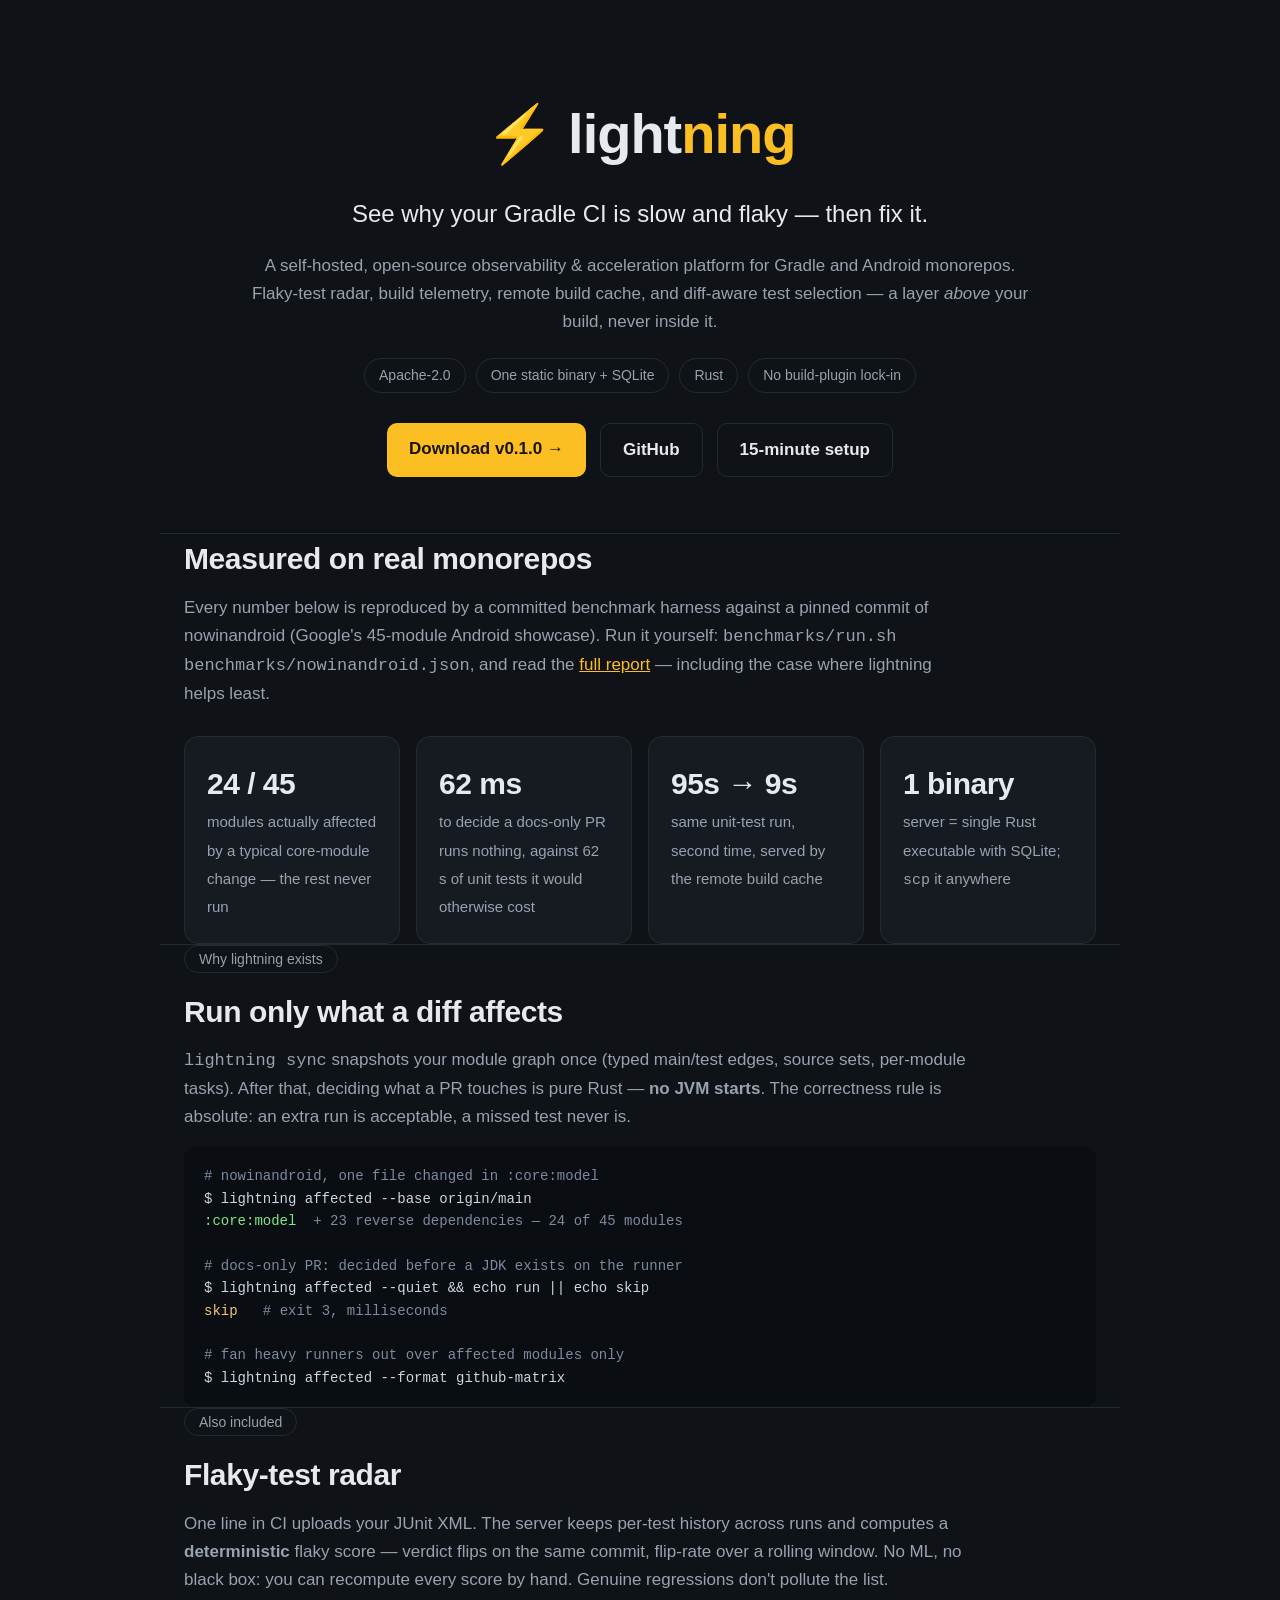
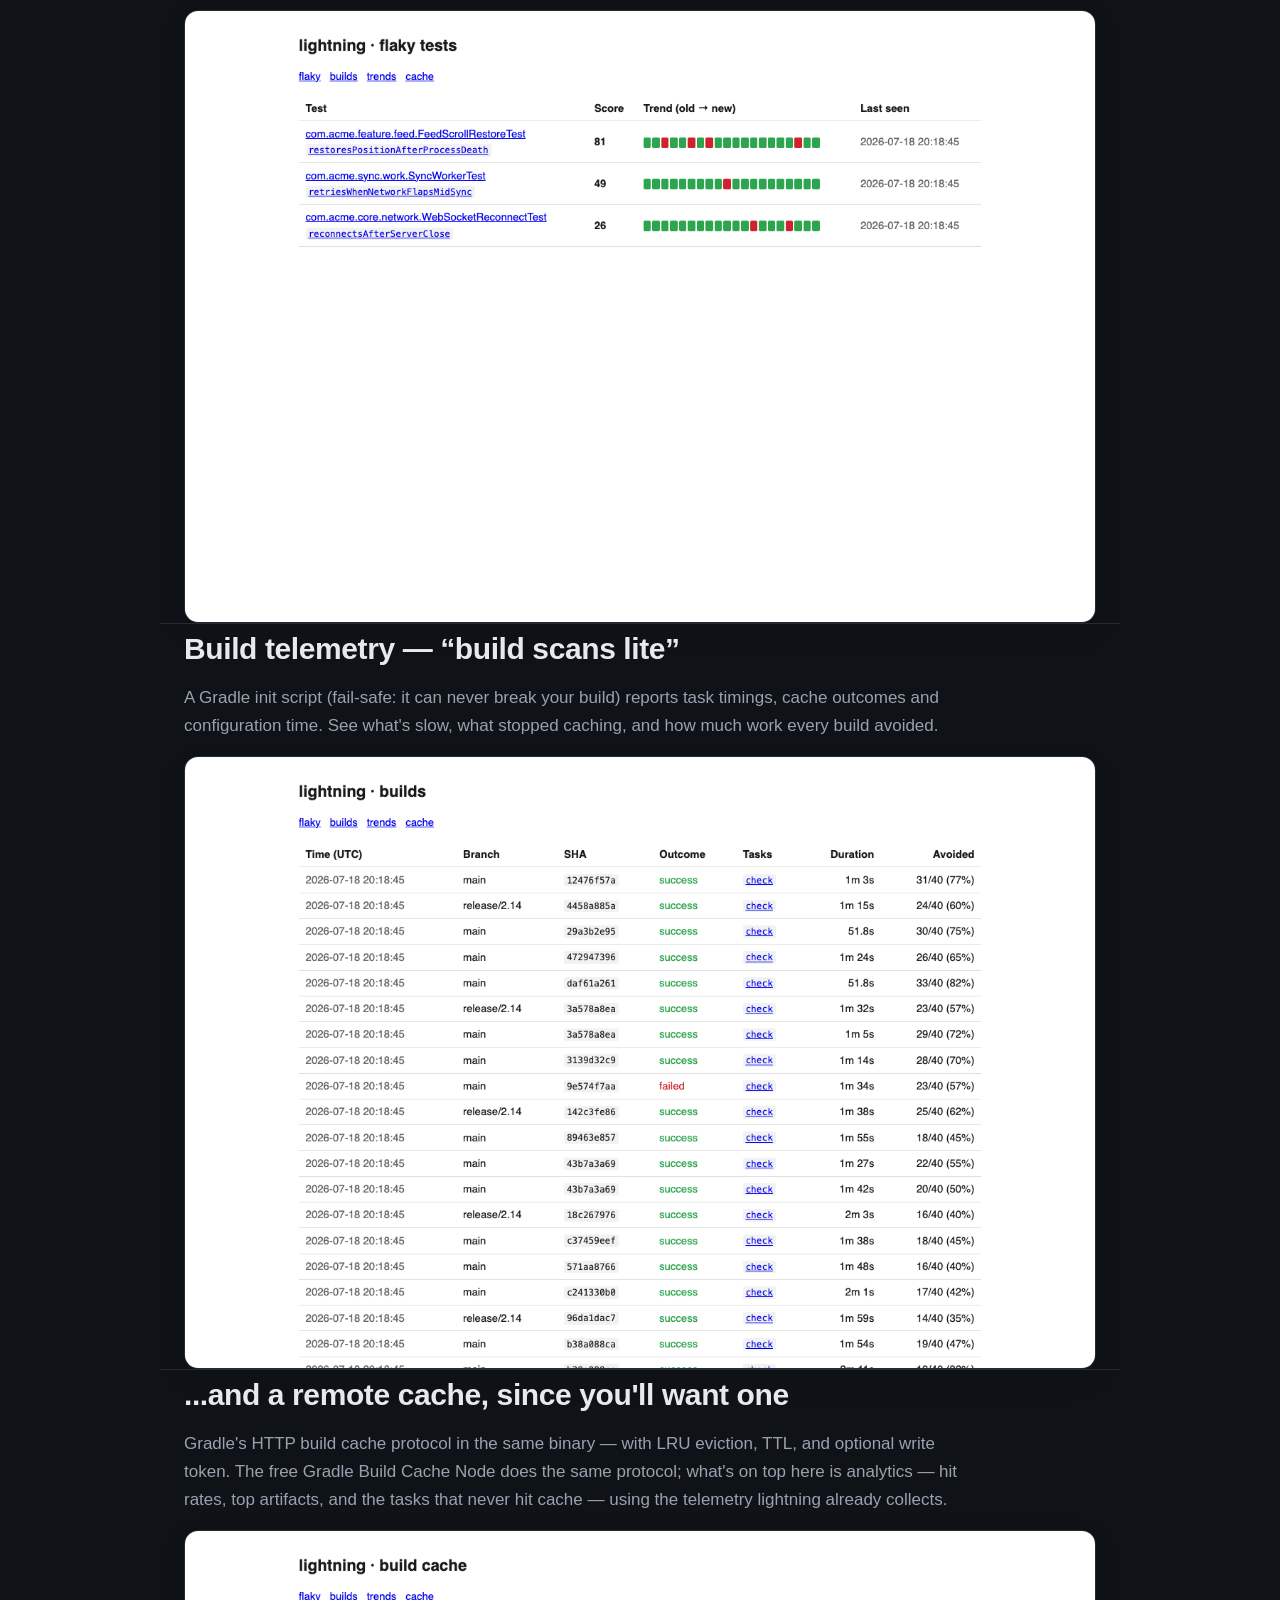
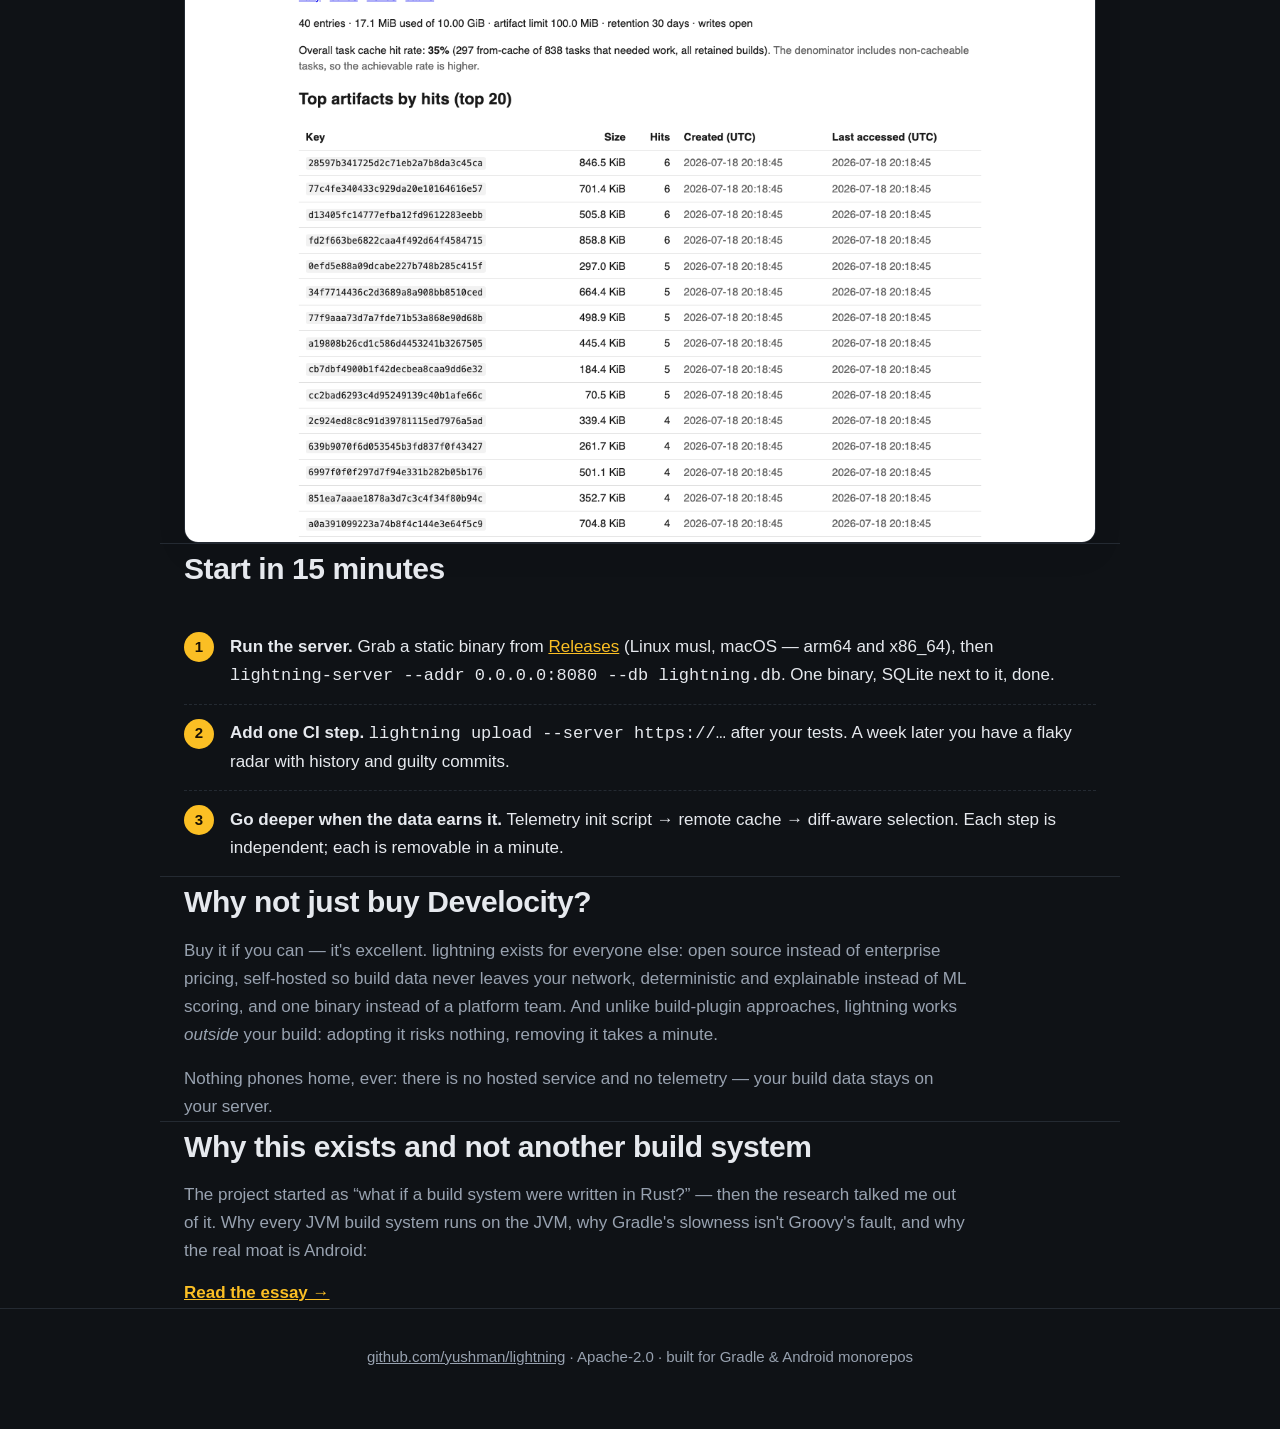
<file: site/index.html>
<!doctype html>
<html lang="en">
<head>
<meta charset="utf-8">
<meta name="viewport" content="width=device-width, initial-scale=1">
<title>lightning — observability and acceleration for Gradle CI</title>
<link rel="icon" href="data:image/svg+xml,%3Csvg xmlns='http://www.w3.org/2000/svg' viewBox='0 0 32 32'%3E%3Crect width='32' height='32' rx='7' fill='%2314171c'/%3E%3Cpath d='M18 4 8 18h6l-2 10L22 13h-6z' fill='%23fbbf24'/%3E%3C/svg%3E">
<meta name="description" content="Self-hosted, open-source flaky-test radar, build telemetry, remote build cache and diff-aware test selection for Gradle and Android monorepos.">
<link rel="stylesheet" href="style.css">
</head>
<body>

<header class="hero wrap">
  <h1>⚡ light<span>ning</span></h1>
  <p class="tag">See why your Gradle CI is slow and flaky — then fix it.</p>
  <p class="sub">A self-hosted, open-source observability &amp; acceleration platform for Gradle and Android monorepos.
  Flaky-test radar, build telemetry, remote build cache, and diff-aware test selection — a layer <em>above</em> your build, never inside it.</p>
  <div class="badges">
    <span class="badge">Apache-2.0</span>
    <span class="badge">One static binary + SQLite</span>
    <span class="badge">Rust</span>
    <span class="badge">No build-plugin lock-in</span>
  </div>
  <div class="cta">
    <a class="primary" href="https://github.com/yushman/lightning/releases/latest">Download v0.1.0 →</a>
    <a class="ghost" href="https://github.com/yushman/lightning">GitHub</a>
    <a class="ghost" href="#start">15-minute setup</a>
  </div>
</header>

<section class="wrap" id="numbers">
  <h2>Measured on real monorepos</h2>
  <p class="lead">Every number below is reproduced by a committed benchmark harness against a pinned commit of nowinandroid (Google's 45-module Android showcase). Run it yourself: <code>benchmarks/run.sh benchmarks/nowinandroid.json</code>, and read the <a href="https://github.com/yushman/lightning/blob/main/benchmarks/results/nowinandroid-2026-07-25.md">full report</a> — including the case where lightning helps least.</p>
  <div class="numbers">
    <div class="num"><b>24 / 45</b><span>modules actually affected by a typical core-module change — the rest never run</span></div>
    <div class="num"><b>62 ms</b><span>to decide a docs-only PR runs nothing, against 62 s of unit tests it would otherwise cost</span></div>
    <div class="num"><b>95s → 9s</b><span>same unit-test run, second time, served by the remote build cache</span></div>
    <div class="num"><b>1 binary</b><span>server = single Rust executable with SQLite; <code>scp</code> it anywhere</span></div>
  </div>
</section>

<section class="wrap">
  <span class="badge">Why lightning exists</span>
  <h2 style="margin-top:14px">Run only what a diff affects</h2>
  <p class="lead"><code>lightning sync</code> snapshots your module graph once (typed main/test edges, source sets, per-module tasks). After that, deciding what a PR touches is pure Rust — <strong>no JVM starts</strong>. The correctness rule is absolute: an extra run is acceptable, a missed test never is.</p>
  <pre><span class="c"># nowinandroid, one file changed in :core:model</span>
$ lightning affected --base origin/main
<span class="g">:core:model</span>  <span class="c">+ 23 reverse dependencies — 24 of 45 modules</span>

<span class="c"># docs-only PR: decided before a JDK exists on the runner</span>
$ lightning affected --quiet && echo run || echo skip
<span class="y">skip</span>   <span class="c"># exit 3, milliseconds</span>

<span class="c"># fan heavy runners out over affected modules only</span>
$ lightning affected --format github-matrix</pre>
</section>

<section class="wrap">
  <span class="badge">Also included</span>
  <h2 style="margin-top:14px">Flaky-test radar</h2>
  <p class="lead">One line in CI uploads your JUnit XML. The server keeps per-test history across runs and computes a <strong>deterministic</strong> flaky score — verdict flips on the same commit, flip-rate over a rolling window. No ML, no black box: you can recompute every score by hand. Genuine regressions don't pollute the list.</p>
  <div class="shot"><img src="flaky.png" alt="Flaky tests list with scores and pass/fail trend strips"></div>
</section>

<section class="wrap">
  <h2>Build telemetry — “build scans lite”</h2>
  <p class="lead">A Gradle init script (fail-safe: it can never break your build) reports task timings, cache outcomes and configuration time. See what's slow, what stopped caching, and how much work every build avoided.</p>
  <div class="shot"><img src="builds.png" alt="Builds list with duration and avoided-work percentage"></div>
</section>

<section class="wrap">
  <h2>...and a remote cache, since you'll want one</h2>
  <p class="lead">Gradle's HTTP build cache protocol in the same binary — with LRU eviction, TTL, and optional write token. The free Gradle Build Cache Node does the same protocol; what's on top here is analytics — hit rates, top artifacts, and the tasks that never hit cache — using the telemetry lightning already collects.</p>
  <div class="shot"><img src="cache.png" alt="Cache storage stats and analytics"></div>
</section>

<section class="wrap" id="start">
  <h2>Start in 15 minutes</h2>
  <div class="steps">
    <div class="step"><div><b>Run the server.</b> Grab a static binary from <a href="https://github.com/yushman/lightning/releases/latest">Releases</a> (Linux musl, macOS — arm64 and x86_64), then <code>lightning-server --addr 0.0.0.0:8080 --db lightning.db</code>. One binary, SQLite next to it, done.</div></div>
    <div class="step"><div><b>Add one CI step.</b> <code>lightning upload --server https://…</code> after your tests. A week later you have a flaky radar with history and guilty commits.</div></div>
    <div class="step"><div><b>Go deeper when the data earns it.</b> Telemetry init script → remote cache → diff-aware selection. Each step is independent; each is removable in a minute.</div></div>
  </div>
</section>

<section class="wrap">
  <h2>Why not just buy Develocity?</h2>
  <p class="lead">Buy it if you can — it's excellent. lightning exists for everyone else: open source instead of enterprise pricing, self-hosted so build data never leaves your network, deterministic and explainable instead of ML scoring, and one binary instead of a platform team. And unlike build-plugin approaches, lightning works <em>outside</em> your build: adopting it risks nothing, removing it takes a minute.</p>
  <p class="lead" style="margin-top:16px">Nothing phones home, ever: there is no hosted service and no telemetry — your build data stays on your server.</p>
</section>

<section class="wrap">
  <h2>Why this exists and not another build system</h2>
  <p class="lead">The project started as “what if a build system were written in Rust?” — then the research talked me out of it. Why every JVM build system runs on the JVM, why Gradle's slowness isn't Groovy's fault, and why the real moat is Android:</p>
  <p style="margin-top:14px"><a href="why-not-another-build-system.html"><strong>Read the essay →</strong></a></p>
</section>

<footer>
  <div class="wrap">
    <a href="https://github.com/yushman/lightning">github.com/yushman/lightning</a> · Apache-2.0 · built for Gradle &amp; Android monorepos
  </div>
</footer>

</body>
</html>
</file>
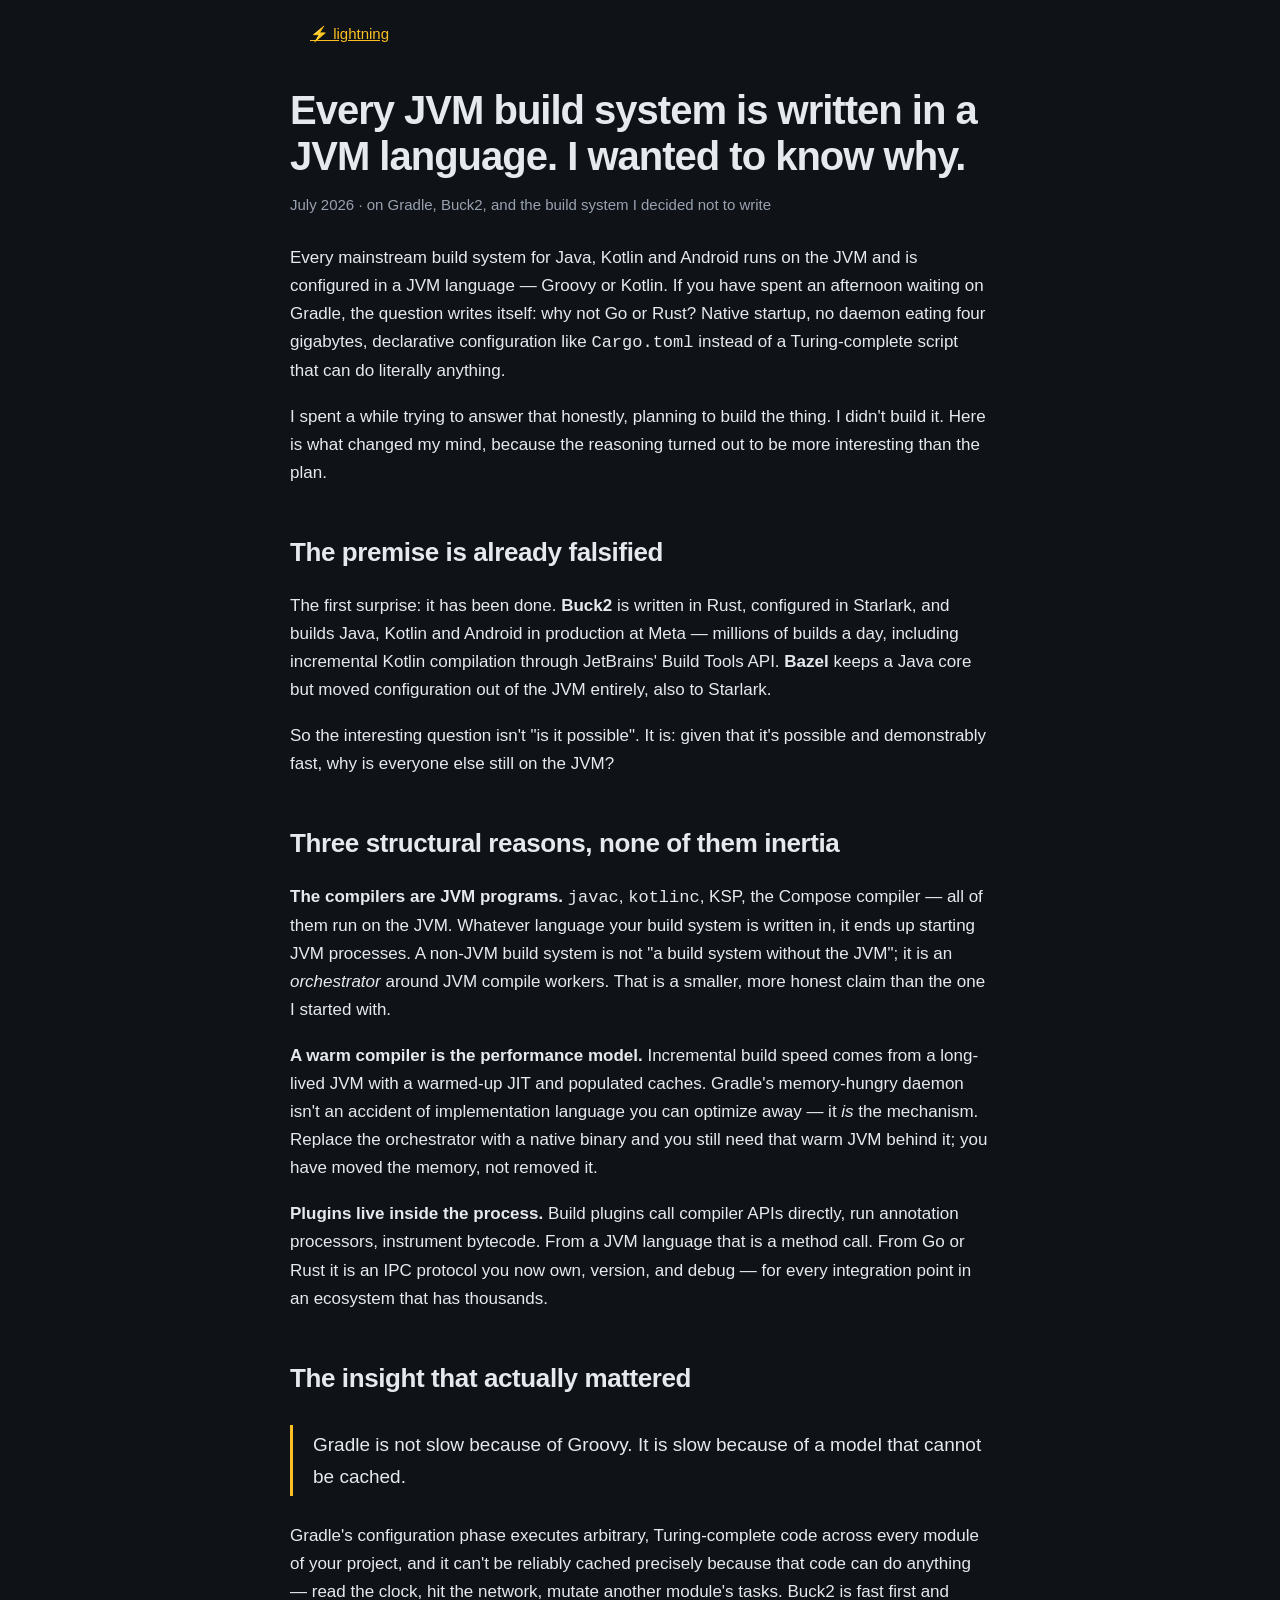
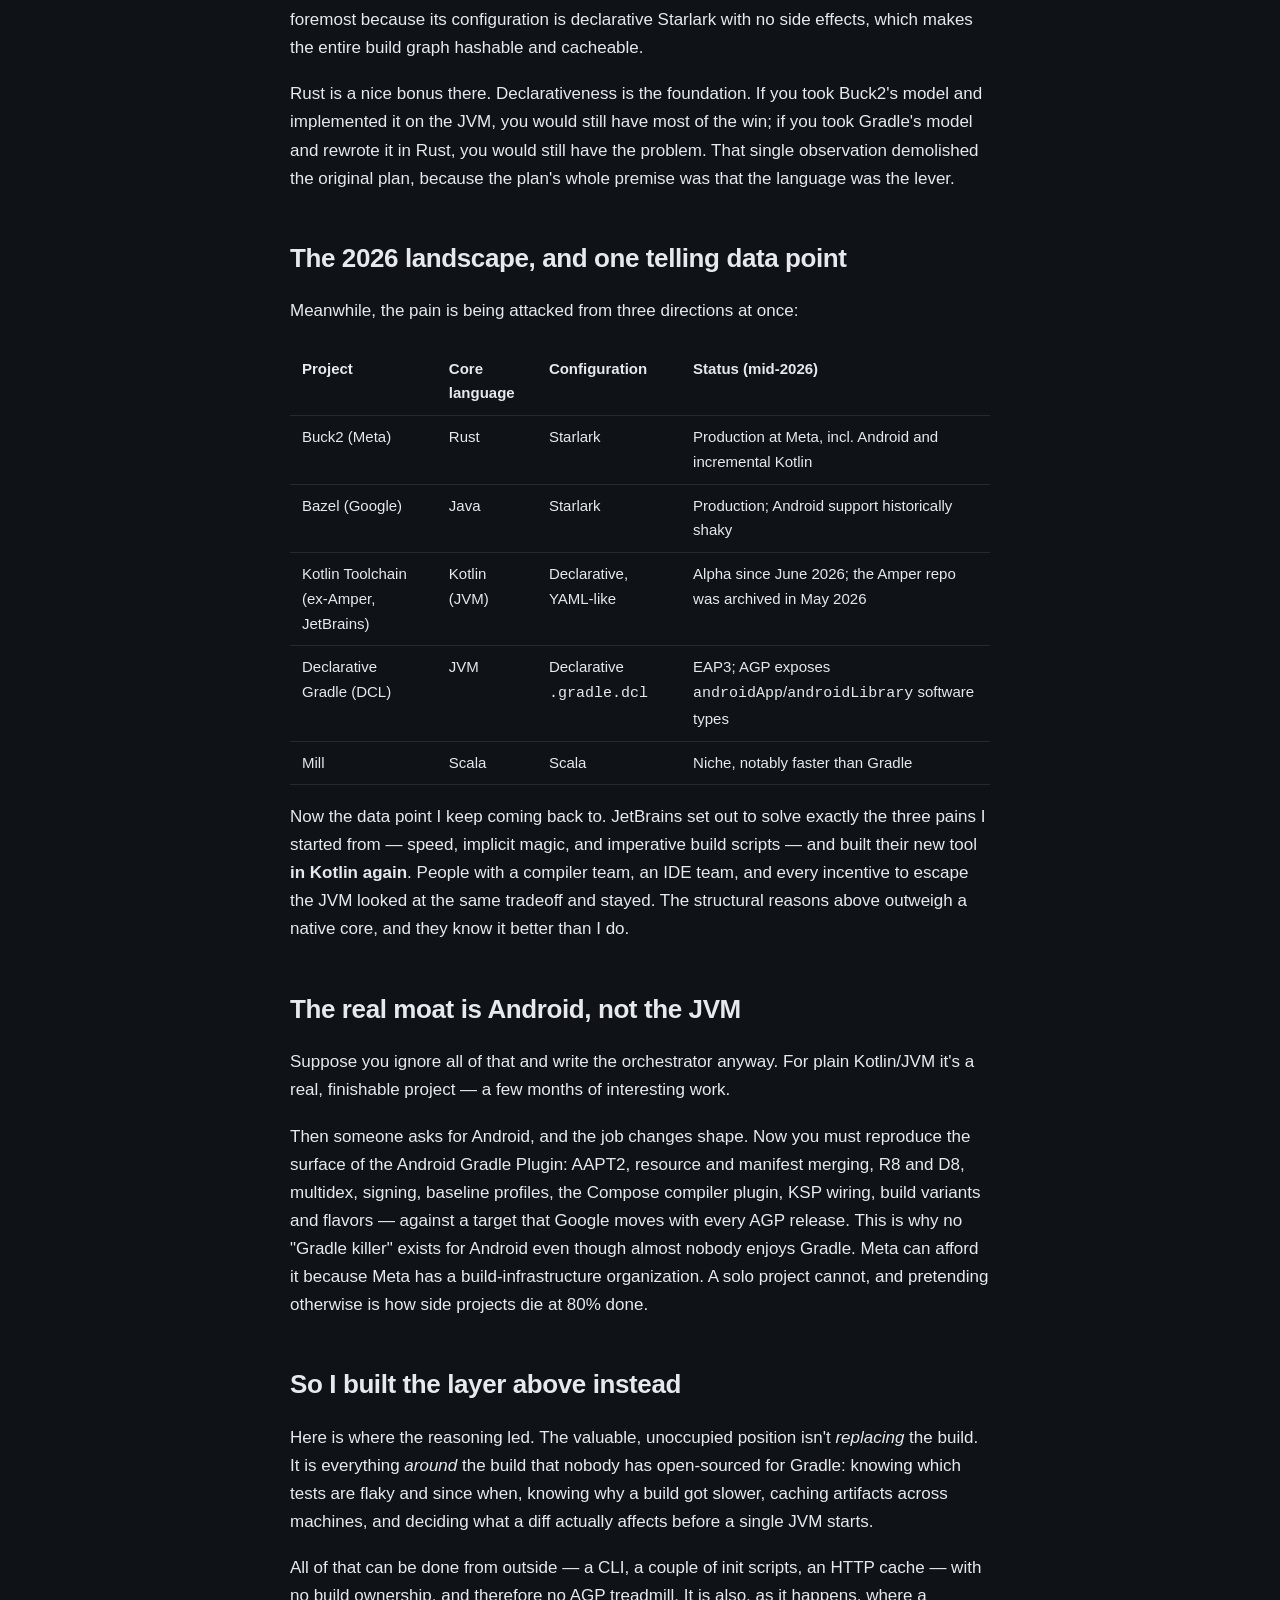
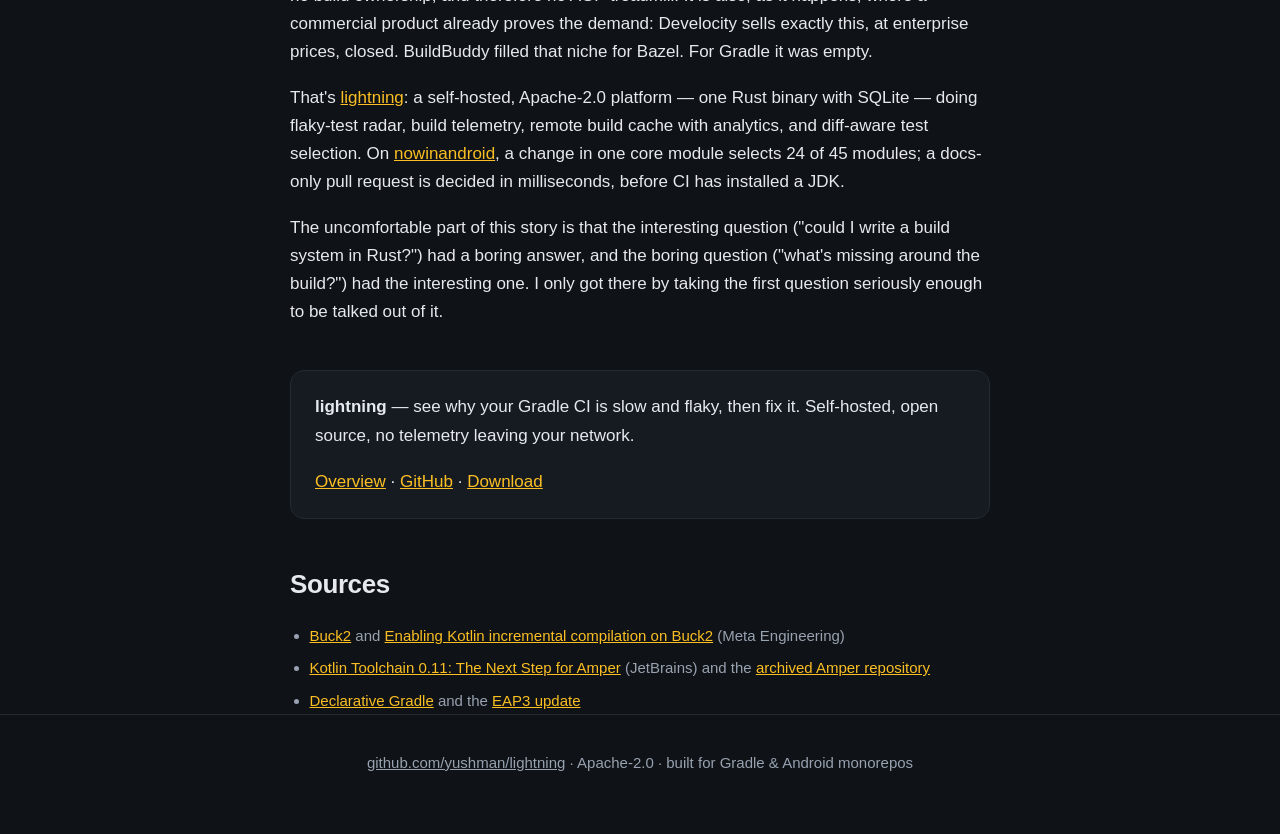
<file: site/why-not-another-build-system.html>
<!doctype html>
<html lang="en">
<head>
<meta charset="utf-8">
<meta name="viewport" content="width=device-width, initial-scale=1">
<title>Every JVM build system is written in a JVM language. I wanted to know why.</title>
<link rel="icon" href="data:image/svg+xml,%3Csvg xmlns='http://www.w3.org/2000/svg' viewBox='0 0 32 32'%3E%3Crect width='32' height='32' rx='7' fill='%2314171c'/%3E%3Cpath d='M18 4 8 18h6l-2 10L22 13h-6z' fill='%23fbbf24'/%3E%3C/svg%3E">
<meta name="description" content="Why every mainstream build system for Java, Kotlin and Android runs on the JVM, why Gradle's slowness isn't Groovy's fault, and why the real moat is Android — not the JVM.">
<link rel="stylesheet" href="style.css">
</head>
<body>

<nav class="wrap prose topnav"><a href="./">⚡ lightning</a></nav>

<article class="wrap prose">

<header style="padding: 40px 0 8px">
  <h1>Every JVM build system is written in a JVM language. I wanted to know why.</h1>
  <p class="meta">July 2026 · on Gradle, Buck2, and the build system I decided not to write</p>
</header>

<p>Every mainstream build system for Java, Kotlin and Android runs on the JVM and is configured in a JVM language — Groovy or Kotlin. If you have spent an afternoon waiting on Gradle, the question writes itself: why not Go or Rust? Native startup, no daemon eating four gigabytes, declarative configuration like <code>Cargo.toml</code> instead of a Turing-complete script that can do literally anything.</p>

<p>I spent a while trying to answer that honestly, planning to build the thing. I didn't build it. Here is what changed my mind, because the reasoning turned out to be more interesting than the plan.</p>

<h2>The premise is already falsified</h2>

<p>The first surprise: it has been done. <strong>Buck2</strong> is written in Rust, configured in Starlark, and builds Java, Kotlin and Android in production at Meta — millions of builds a day, including incremental Kotlin compilation through JetBrains' Build Tools API. <strong>Bazel</strong> keeps a Java core but moved configuration out of the JVM entirely, also to Starlark.</p>

<p>So the interesting question isn't "is it possible". It is: given that it's possible and demonstrably fast, why is everyone else still on the JVM?</p>

<h2>Three structural reasons, none of them inertia</h2>

<p><strong>The compilers are JVM programs.</strong> <code>javac</code>, <code>kotlinc</code>, KSP, the Compose compiler — all of them run on the JVM. Whatever language your build system is written in, it ends up starting JVM processes. A non-JVM build system is not "a build system without the JVM"; it is an <em>orchestrator</em> around JVM compile workers. That is a smaller, more honest claim than the one I started with.</p>

<p><strong>A warm compiler is the performance model.</strong> Incremental build speed comes from a long-lived JVM with a warmed-up JIT and populated caches. Gradle's memory-hungry daemon isn't an accident of implementation language you can optimize away — it <em>is</em> the mechanism. Replace the orchestrator with a native binary and you still need that warm JVM behind it; you have moved the memory, not removed it.</p>

<p><strong>Plugins live inside the process.</strong> Build plugins call compiler APIs directly, run annotation processors, instrument bytecode. From a JVM language that is a method call. From Go or Rust it is an IPC protocol you now own, version, and debug — for every integration point in an ecosystem that has thousands.</p>

<h2>The insight that actually mattered</h2>

<blockquote>Gradle is not slow because of Groovy. It is slow because of a model that cannot be cached.</blockquote>

<p>Gradle's configuration phase executes arbitrary, Turing-complete code across every module of your project, and it can't be reliably cached precisely because that code can do anything — read the clock, hit the network, mutate another module's tasks. Buck2 is fast first and foremost because its configuration is declarative Starlark with no side effects, which makes the entire build graph hashable and cacheable.</p>

<p>Rust is a nice bonus there. Declarativeness is the foundation. If you took Buck2's model and implemented it on the JVM, you would still have most of the win; if you took Gradle's model and rewrote it in Rust, you would still have the problem. That single observation demolished the original plan, because the plan's whole premise was that the language was the lever.</p>

<h2>The 2026 landscape, and one telling data point</h2>

<p>Meanwhile, the pain is being attacked from three directions at once:</p>

<table>
<thead><tr><th>Project</th><th>Core language</th><th>Configuration</th><th>Status (mid-2026)</th></tr></thead>
<tbody>
<tr><td>Buck2 (Meta)</td><td>Rust</td><td>Starlark</td><td>Production at Meta, incl. Android and incremental Kotlin</td></tr>
<tr><td>Bazel (Google)</td><td>Java</td><td>Starlark</td><td>Production; Android support historically shaky</td></tr>
<tr><td>Kotlin Toolchain (ex-Amper, JetBrains)</td><td>Kotlin (JVM)</td><td>Declarative, YAML-like</td><td>Alpha since June 2026; the Amper repo was archived in May 2026</td></tr>
<tr><td>Declarative Gradle (DCL)</td><td>JVM</td><td>Declarative <code>.gradle.dcl</code></td><td>EAP3; AGP exposes <code>androidApp</code>/<code>androidLibrary</code> software types</td></tr>
<tr><td>Mill</td><td>Scala</td><td>Scala</td><td>Niche, notably faster than Gradle</td></tr>
</tbody>
</table>

<p>Now the data point I keep coming back to. JetBrains set out to solve exactly the three pains I started from — speed, implicit magic, and imperative build scripts — and built their new tool <strong>in Kotlin again</strong>. People with a compiler team, an IDE team, and every incentive to escape the JVM looked at the same tradeoff and stayed. The structural reasons above outweigh a native core, and they know it better than I do.</p>

<h2>The real moat is Android, not the JVM</h2>

<p>Suppose you ignore all of that and write the orchestrator anyway. For plain Kotlin/JVM it's a real, finishable project — a few months of interesting work.</p>

<p>Then someone asks for Android, and the job changes shape. Now you must reproduce the surface of the Android Gradle Plugin: AAPT2, resource and manifest merging, R8 and D8, multidex, signing, baseline profiles, the Compose compiler plugin, KSP wiring, build variants and flavors — against a target that Google moves with every AGP release. This is why no "Gradle killer" exists for Android even though almost nobody enjoys Gradle. Meta can afford it because Meta has a build-infrastructure organization. A solo project cannot, and pretending otherwise is how side projects die at 80% done.</p>

<h2>So I built the layer above instead</h2>

<p>Here is where the reasoning led. The valuable, unoccupied position isn't <em>replacing</em> the build. It is everything <em>around</em> the build that nobody has open-sourced for Gradle: knowing which tests are flaky and since when, knowing why a build got slower, caching artifacts across machines, and deciding what a diff actually affects before a single JVM starts.</p>

<p>All of that can be done from outside — a CLI, a couple of init scripts, an HTTP cache — with no build ownership, and therefore no AGP treadmill. It is also, as it happens, where a commercial product already proves the demand: Develocity sells exactly this, at enterprise prices, closed. BuildBuddy filled that niche for Bazel. For Gradle it was empty.</p>

<p>That's <a href="./">lightning</a>: a self-hosted, Apache-2.0 platform — one Rust binary with SQLite — doing flaky-test radar, build telemetry, remote build cache with analytics, and diff-aware test selection. On <a href="https://github.com/android/nowinandroid">nowinandroid</a>, a change in one core module selects 24 of 45 modules; a docs-only pull request is decided in milliseconds, before CI has installed a JDK.</p>

<p>The uncomfortable part of this story is that the interesting question ("could I write a build system in Rust?") had a boring answer, and the boring question ("what's missing around the build?") had the interesting one. I only got there by taking the first question seriously enough to be talked out of it.</p>

<div class="endnote">
  <p style="margin-top:0"><strong>lightning</strong> — see why your Gradle CI is slow and flaky, then fix it. Self-hosted, open source, no telemetry leaving your network.</p>
  <p><a href="./">Overview</a> · <a href="https://github.com/yushman/lightning">GitHub</a> · <a href="https://github.com/yushman/lightning/releases/latest">Download</a></p>
</div>

<h2>Sources</h2>
<ul class="sources">
<li><a href="https://buck2.build/">Buck2</a> and <a href="https://engineering.fb.com/2025/08/26/open-source/enabling-kotlin-incremental-compilation-on-buck2/">Enabling Kotlin incremental compilation on Buck2</a> (Meta Engineering)</li>
<li><a href="https://blog.jetbrains.com/amper/2026/06/kotlin-toolchain-0-11/">Kotlin Toolchain 0.11: The Next Step for Amper</a> (JetBrains) and the <a href="https://github.com/JetBrains/amper">archived Amper repository</a></li>
<li><a href="https://gradle.github.io/declarative-gradle/">Declarative Gradle</a> and the <a href="https://blog.gradle.org/declarative-gradle-april-2025-update">EAP3 update</a></li>
</ul>

</article>

<footer>
  <div class="wrap">
    <a href="https://github.com/yushman/lightning">github.com/yushman/lightning</a> · Apache-2.0 · built for Gradle &amp; Android monorepos
  </div>
</footer>

</body>
</html>
</file>
<file: site/style.css>
:root {
  --bg: #0f1216; --fg: #e6e9ee; --muted: #98a2b0; --line: #242a32;
  --accent: #fbbf24; --accent-fg: #fde68a; --card: #161b22; --code-bg: #0a0d11; --code-fg: #cdd5e0;
}
* { box-sizing: border-box; margin: 0; }
body { background: var(--bg); color: var(--fg); font: 17px/1.65 -apple-system, "Segoe UI", Roboto, sans-serif; }
.wrap { max-width: 960px; margin: 0 auto; padding: 0 24px; }
header.hero { padding: 88px 0 56px; text-align: center; }
.hero h1 { font-size: 56px; letter-spacing: -1px; }
.hero h1 span { color: var(--accent); }
.hero p.tag { font-size: 24px; margin-top: 14px; }
.hero p.sub { color: var(--muted); max-width: 46em; margin: 18px auto 0; }
.badges { margin-top: 22px; display: flex; gap: 10px; justify-content: center; flex-wrap: wrap; }
.badge { border: 1px solid var(--line); border-radius: 999px; padding: 5px 14px; font-size: 14px; color: var(--muted); }
.cta { margin-top: 30px; display: flex; gap: 14px; justify-content: center; flex-wrap: wrap; }
.cta a { text-decoration: none; border-radius: 10px; padding: 12px 22px; font-weight: 600; }
.cta a.primary { background: var(--accent); color: #1a1204; }
.cta a.ghost { border: 1.5px solid var(--line); color: var(--fg); }
section { padding: 48px 0; border-top: 1px solid var(--line); }
h2 { font-size: 30px; letter-spacing: -0.4px; margin-bottom: 10px; }
.lead { color: var(--muted); max-width: 46em; }
.numbers { display: grid; grid-template-columns: repeat(auto-fit, minmax(200px, 1fr)); gap: 16px; margin-top: 28px; }
.num { background: var(--card); border: 1px solid var(--line); border-radius: 14px; padding: 22px; }
.num b { display: block; font-size: 30px; letter-spacing: -0.5px; }
.num span { color: var(--muted); font-size: 15px; }
.feature { display: grid; grid-template-columns: 1fr; gap: 22px; margin-top: 34px; }
.feature h3 { font-size: 21px; }
.feature p { color: var(--muted); max-width: 52em; margin-top: 6px; }
.shot { margin-top: 16px; border: 1px solid var(--line); border-radius: 14px; overflow: hidden; box-shadow: 0 10px 30px rgba(0,0,0,.08); }
.shot img { display: block; width: 100%; }
pre { background: var(--code-bg); color: var(--code-fg); border-radius: 12px; padding: 18px 20px; overflow-x: auto; font: 14px/1.6 "SF Mono", ui-monospace, Menlo, monospace; margin-top: 16px; }
pre .c { color: #7d8aa0; } pre .g { color: #7ee787; } pre .y { color: #f0c674; }
.steps { counter-reset: s; margin-top: 24px; }
.step { display: flex; gap: 16px; padding: 14px 0; border-bottom: 1px dashed var(--line); align-items: baseline; }
.step:last-child { border-bottom: 0; }
.step::before { counter-increment: s; content: counter(s); flex: 0 0 30px; height: 30px; border-radius: 50%; background: var(--accent); color: #1a1204; font-weight: 700; display: grid; place-items: center; font-size: 15px; }
footer { border-top: 1px solid var(--line); padding: 36px 0 60px; color: var(--muted); font-size: 15px; text-align: center; }
footer a { color: inherit; }
a { color: var(--accent); }

/* essay pages */
.prose { max-width: 44em; }
.prose h1 { font-size: 40px; letter-spacing: -1px; line-height: 1.15; }
.prose .meta { color: var(--muted); font-size: 15px; margin-top: 14px; }
.prose h2 { font-size: 26px; margin-top: 44px; }
.prose p, .prose ul { margin-top: 18px; }
.prose ul { padding-left: 1.3em; }
.prose li { margin-top: 8px; }
.prose blockquote { margin: 26px 0; padding: 4px 0 4px 20px; border-left: 3px solid var(--accent); color: var(--fg); font-size: 19px; }
.prose table { border-collapse: collapse; width: 100%; margin-top: 22px; font-size: 15px; display: block; overflow-x: auto; }
.prose th, .prose td { text-align: left; padding: 9px 12px; border-bottom: 1px solid var(--line); vertical-align: top; }
.prose th { font-weight: 600; }
.prose .sources { font-size: 15px; color: var(--muted); }
.prose .sources a { word-break: break-word; }
.topnav { padding: 22px 0 0; font-size: 15px; }
.endnote { margin-top: 44px; padding: 22px 24px; background: var(--card); border: 1px solid var(--line); border-radius: 14px; }
</file>
